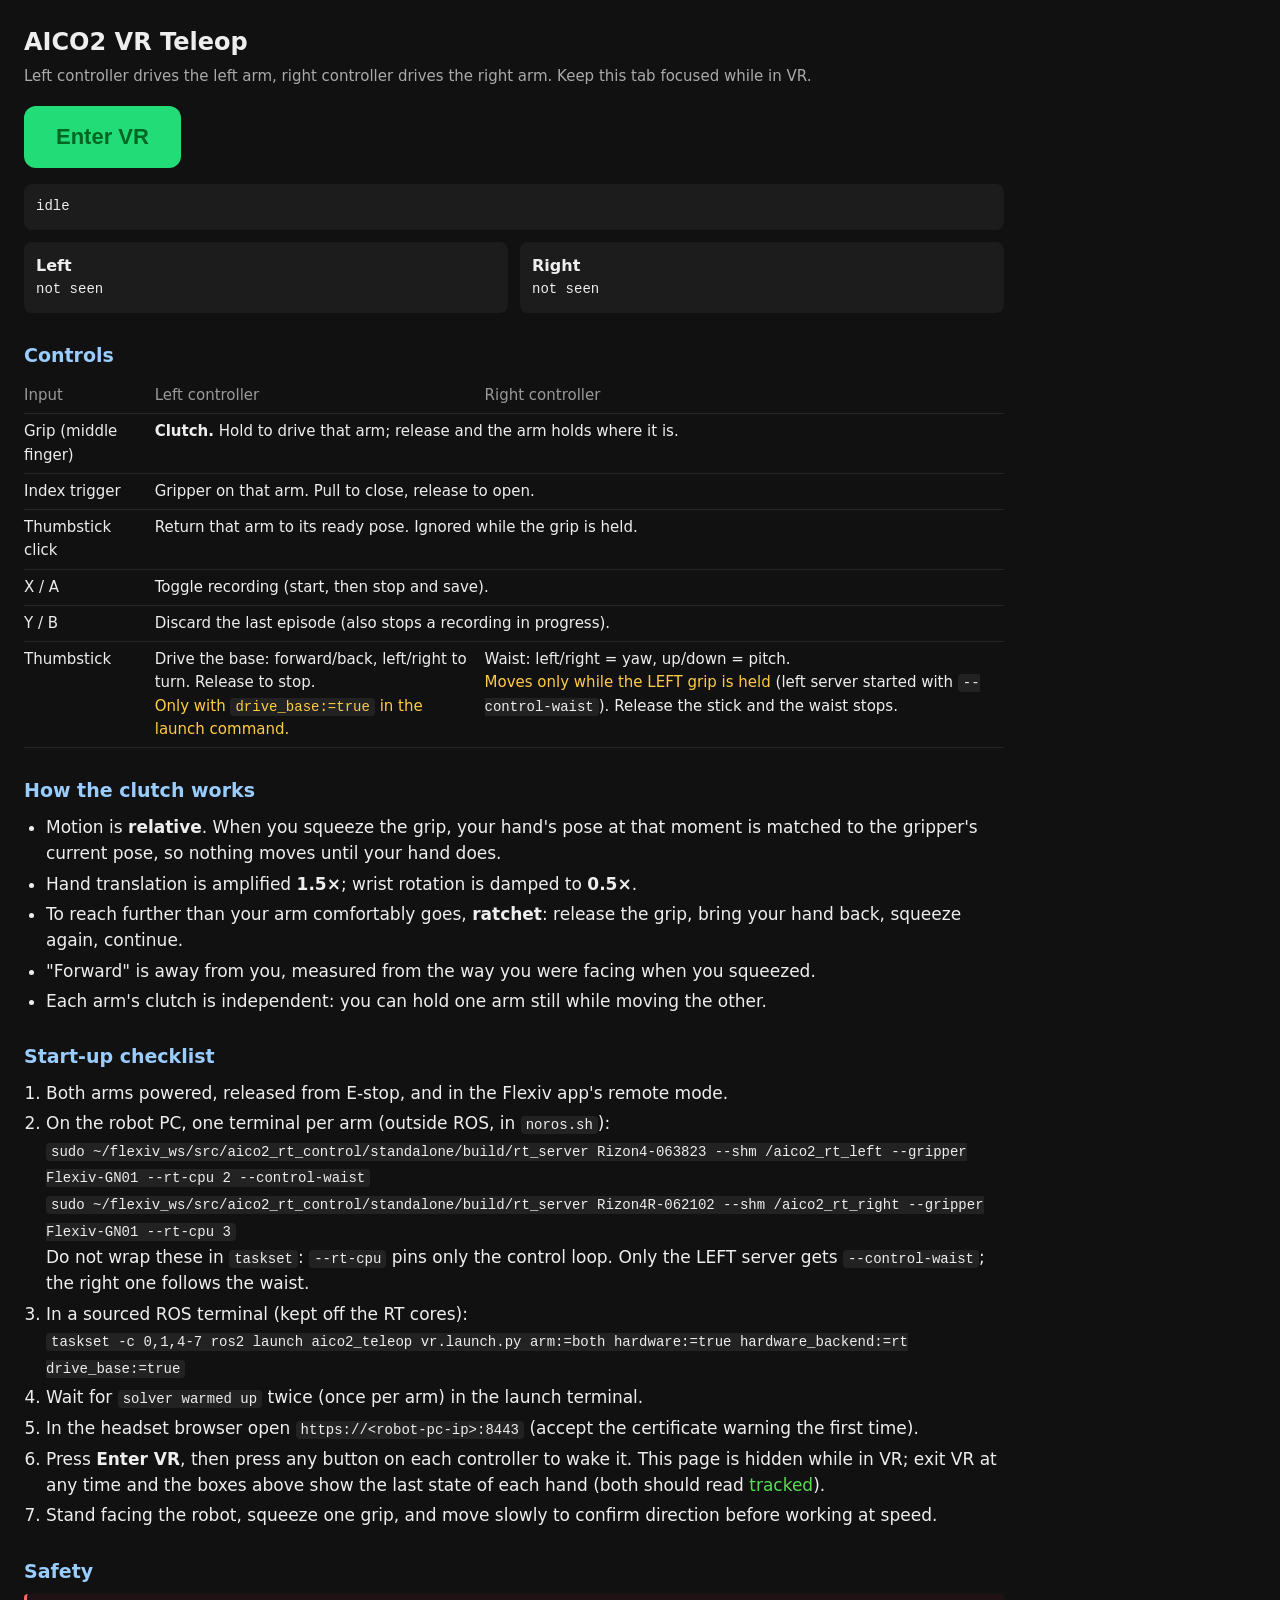
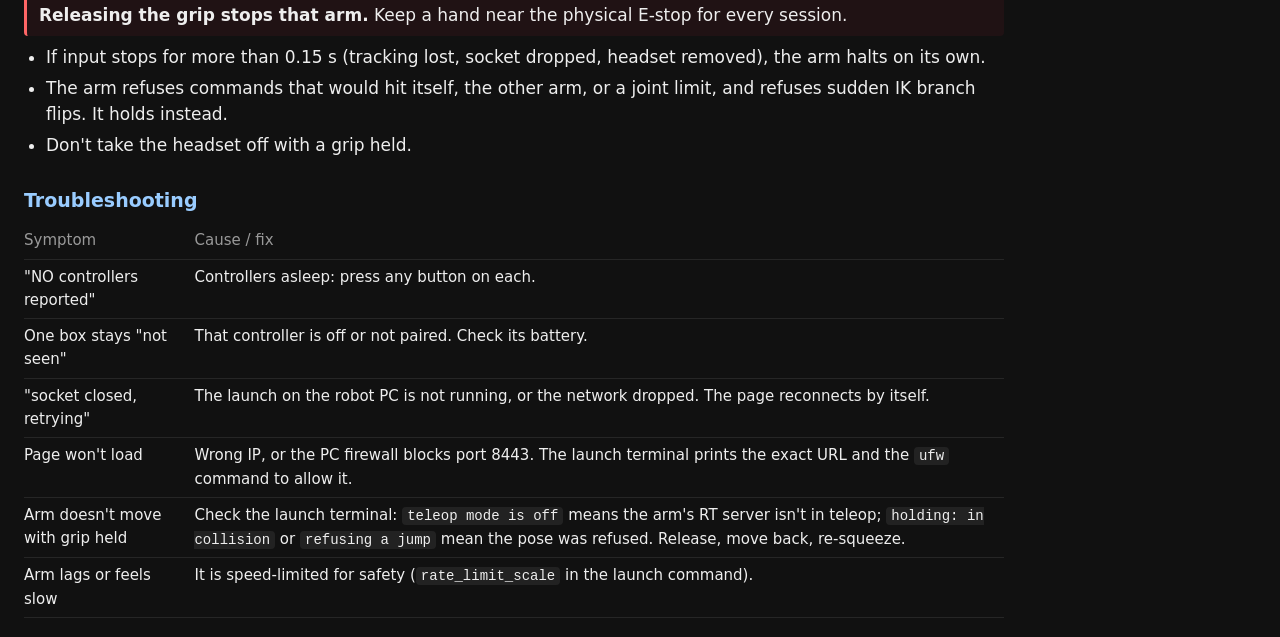
<file: src/aico2_teleop/web/index.html>
<!doctype html>
<meta charset="utf-8">
<meta name="viewport" content="width=device-width,initial-scale=1">
<title>AICO2 VR Teleop</title>
<style>
  :root { color-scheme: dark; }
  body { margin:0; font:17px/1.55 system-ui,sans-serif; background:#111; color:#eee;
         padding:24px; max-width:980px; }
  h1 { font-size:24px; margin:0 0 4px; }
  h2 { font-size:19px; margin:28px 0 8px; color:#9cf; }
  .sub { color:#aaa; font-size:15px; margin-bottom:18px; }
  button { font-size:22px; padding:18px 32px; border:0; border-radius:12px;
           background:#2d7; color:#062; font-weight:600; cursor:pointer; }
  button[disabled] { background:#444; color:#888; }
  #status { margin-top:16px; padding:12px; border-radius:8px; background:#1c1c1c;
            font-family:ui-monospace,monospace; font-size:14px; white-space:pre-wrap; }
  .hands { display:flex; gap:12px; margin-top:12px; }
  .hand { flex:1; padding:12px; border-radius:8px; background:#1c1c1c;
          font-family:ui-monospace,monospace; font-size:14px; white-space:pre; }
  .hand b { font-family:system-ui,sans-serif; font-size:16px; }
  .ok { color:#5d5; } .bad { color:#f66; } .warn { color:#fc4; }
  table { border-collapse:collapse; font-size:15px; width:100%; }
  td,th { text-align:left; padding:6px 12px 6px 0; border-bottom:1px solid #262626;
          vertical-align:top; }
  th { color:#999; font-weight:500; }
  ol, ul { padding-left:22px; margin:6px 0; }
  li { margin:4px 0; }
  code { background:#222; padding:1px 5px; border-radius:4px; font-size:14px; }
  .note { background:#1d1a10; border-left:3px solid #fc4; padding:8px 12px;
          border-radius:4px; margin:8px 0; }
  .stop { background:#201214; border-left:3px solid #f66; padding:8px 12px;
          border-radius:4px; margin:8px 0; }
</style>

<h1>AICO2 VR Teleop</h1>
<div class="sub">Left controller drives the left arm, right controller drives the right arm.
Keep this tab focused while in VR.</div>

<button id="go">Enter VR</button>
<div id="status">idle</div>
<div class="hands">
  <div class="hand" id="hand-left"><b>Left</b>
not seen</div>
  <div class="hand" id="hand-right"><b>Right</b>
not seen</div>
</div>

<h2>Controls</h2>
<table>
  <tr><th>Input</th><th>Left controller</th><th>Right controller</th></tr>
  <tr><td>Grip (middle finger)</td>
      <td colspan="2"><b>Clutch.</b> Hold to drive that arm; release and the arm holds where it is.</td></tr>
  <tr><td>Index trigger</td>
      <td colspan="2">Gripper on that arm. Pull to close, release to open.</td></tr>
  <tr><td>Thumbstick click</td>
      <td colspan="2">Return that arm to its ready pose. Ignored while the grip is held.</td></tr>
  <tr><td>X / A</td><td colspan="2">Toggle recording (start, then stop and save).</td></tr>
  <tr><td>Y / B</td><td colspan="2">Discard the last episode (also stops a recording in progress).</td></tr>
  <tr><td>Thumbstick</td>
      <td>Drive the base: forward/back, left/right to turn. Release to stop.<br>
          <span class="warn">Only with <code>drive_base:=true</code> in the launch command.</span></td>
      <td>Waist: left/right = yaw, up/down = pitch.<br>
          <span class="warn">Moves only while the LEFT grip is held</span> (left server started
          with <code>--control-waist</code>). Release the stick and the waist stops.</td></tr>
</table>

<h2>How the clutch works</h2>
<ul>
  <li>Motion is <b>relative</b>. When you squeeze the grip, your hand's pose at that moment
      is matched to the gripper's current pose, so nothing moves until your hand does.</li>
  <li>Hand translation is amplified <b>1.5&times;</b>; wrist rotation is damped to <b>0.5&times;</b>.</li>
  <li>To reach further than your arm comfortably goes, <b>ratchet</b>: release the grip,
      bring your hand back, squeeze again, continue.</li>
  <li>"Forward" is away from you, measured from the way you were facing when you squeezed.</li>
  <li>Each arm's clutch is independent: you can hold one arm still while moving the other.</li>
</ul>

<h2>Start-up checklist</h2>
<ol>
  <li>Both arms powered, released from E-stop, and in the Flexiv app's remote mode.</li>
  <li>On the robot PC, one terminal per arm (outside ROS, in <code>noros.sh</code>):<br>
      <code>sudo ~/flexiv_ws/src/aico2_rt_control/standalone/build/rt_server Rizon4-063823 --shm /aico2_rt_left --gripper Flexiv-GN01 --rt-cpu 2 --control-waist</code><br>
      <code>sudo ~/flexiv_ws/src/aico2_rt_control/standalone/build/rt_server Rizon4R-062102 --shm /aico2_rt_right --gripper Flexiv-GN01 --rt-cpu 3</code><br>
      Do not wrap these in <code>taskset</code>: <code>--rt-cpu</code> pins only the control loop.
      Only the LEFT server gets <code>--control-waist</code>; the right one follows the waist.</li>
  <li>In a sourced ROS terminal (kept off the RT cores):<br>
      <code>taskset -c 0,1,4-7 ros2 launch aico2_teleop vr.launch.py arm:=both hardware:=true hardware_backend:=rt drive_base:=true</code></li>
  <li>Wait for <code>solver warmed up</code> twice (once per arm) in the launch terminal.</li>
  <li>In the headset browser open <code>https://&lt;robot-pc-ip&gt;:8443</code> (accept the
      certificate warning the first time).</li>
  <li>Press <b>Enter VR</b>, then press any button on each controller to wake it.
      This page is hidden while in VR; exit VR at any time and the boxes above show the
      last state of each hand (both should read <span class="ok">tracked</span>).</li>
  <li>Stand facing the robot, squeeze one grip, and move slowly to confirm direction
      before working at speed.</li>
</ol>

<h2>Safety</h2>
<div class="stop"><b>Releasing the grip stops that arm.</b> Keep a hand near the physical
E-stop for every session.</div>
<ul>
  <li>If input stops for more than 0.15 s (tracking lost, socket dropped, headset removed),
      the arm halts on its own.</li>
  <li>The arm refuses commands that would hit itself, the other arm, or a joint limit,
      and refuses sudden IK branch flips. It holds instead.</li>
  <li>Don't take the headset off with a grip held.</li>
</ul>

<h2>Troubleshooting</h2>
<table>
  <tr><th>Symptom</th><th>Cause / fix</th></tr>
  <tr><td>"NO controllers reported"</td><td>Controllers asleep: press any button on each.</td></tr>
  <tr><td>One box stays "not seen"</td><td>That controller is off or not paired. Check its battery.</td></tr>
  <tr><td>"socket closed, retrying"</td><td>The launch on the robot PC is not running, or the network
      dropped. The page reconnects by itself.</td></tr>
  <tr><td>Page won't load</td><td>Wrong IP, or the PC firewall blocks port 8443. The launch terminal
      prints the exact URL and the <code>ufw</code> command to allow it.</td></tr>
  <tr><td>Arm doesn't move with grip held</td><td>Check the launch terminal: <code>teleop mode is off</code>
      means the arm's RT server isn't in teleop; <code>holding: in collision</code> or
      <code>refusing a jump</code> mean the pose was refused. Release, move back, re-squeeze.</td></tr>
  <tr><td>Arm lags or feels slow</td><td>It is speed-limited for safety
      (<code>rate_limit_scale</code> in the launch command).</td></tr>
</table>

<script>
// Quest controllers report through the WebXR "xr-standard" gamepad mapping.
// These indices are fixed by that profile.
const BTN_TRIGGER = 0;   // index finger
const BTN_SQUEEZE = 1;   // middle finger / grip
const BTN_STICK   = 3;
const BTN_A       = 4;   // A on right, X on left
const BTN_B       = 5;   // B on right, Y on left

const statusEl = document.getElementById('status');
const handEls = { left: document.getElementById('hand-left'),
                  right: document.getElementById('hand-right') };
const goEl = document.getElementById('go');
let ws = null, sent = 0, lastReport = 0;

function show(msg, cls) {
  statusEl.innerHTML = `<span class="${cls || ''}">${msg}</span>`;
}

function showHand(hand, c) {
  const el = handEls[hand];
  const title = `<b>${hand[0].toUpperCase() + hand.slice(1)}</b>\n`;
  if (!c) { el.innerHTML = title + '<span class="warn">not seen</span>'; return; }
  const state = c.valid ? '<span class="ok">tracked</span>' : '<span class="bad">LOST</span>';
  const clutch = c.squeeze >= 0.5 ? '<span class="ok">ENGAGED</span>' : 'released';
  el.innerHTML = title +
    `${state}\nclutch  ${clutch} (${c.squeeze.toFixed(2)})\n` +
    `gripper ${c.trigger.toFixed(2)}\nstick   ${c.sx.toFixed(2)}, ${c.sy.toFixed(2)}`;
}

function connect() {
  // Same host that served this page, so there is only ever one address to get
  // right; wss because a secure page cannot open an insecure socket.
  ws = new WebSocket(`wss://${location.host}/ws`);
  ws.onopen = () => { show('socket connected', 'ok'); };
  ws.onclose = () => {
    show('socket closed, retrying', 'warn');
    // A dropped socket must not end the session. The robot side halts on its
    // own via the watchdog, so reconnecting is always safe.
    setTimeout(connect, 1000);
  };
  ws.onerror = () => { show('socket error', 'bad'); };
  ws.onmessage = (ev) => {
    let m;
    try { m = JSON.parse(ev.data); } catch (e) { return; }
    if (m && m.type === 'haptic') setContact(m);
  };
}

// ---- contact feedback -----------------------------------------------------
// The message is a LEVEL, not a pulse, so the effect is held for as long as
// contact lasts and re-armed on a timer (WebXR pulses are capped). A dropped
// message stops the buzz rather than leaving it running.
let xrSession = null;
let contact = { active: false, intensity: 0 };
let hapticTimer = null;
let audioCtx = null;
let beepOsc = null;

function actuators() {
  const out = [];
  if (!xrSession) return out;
  for (const src of xrSession.inputSources) {
    const gp = src.gamepad;
    if (!gp) continue;
    const list = gp.hapticActuators || [];
    if (list.length) out.push(list[0]);
  }
  return out;
}

function pulse() {
  if (!contact.active) return;
  for (const a of actuators()) {
    try { a.pulse(contact.intensity, 250); } catch (e) { /* no haptics */ }
  }
}

function beep(on) {
  try {
    if (on) {
      if (!audioCtx) audioCtx = new (window.AudioContext ||
                                     window.webkitAudioContext)();
      if (audioCtx.state === 'suspended') audioCtx.resume();
      if (beepOsc) return;
      beepOsc = audioCtx.createOscillator();
      const gain = audioCtx.createGain();
      gain.gain.value = 0.05;
      beepOsc.frequency.value = 440;
      beepOsc.connect(gain).connect(audioCtx.destination);
      beepOsc.start();
    } else if (beepOsc) {
      beepOsc.stop();
      beepOsc.disconnect();
      beepOsc = null;
    }
  } catch (e) { /* audio unavailable */ }
}

function setContact(m) {
  const wasActive = contact.active;
  contact = { active: !!m.active, intensity: Math.max(0, Math.min(1, m.intensity || 0)) };
  if (contact.active && !wasActive) {
    pulse();
    hapticTimer = setInterval(pulse, 200);
    beep(true);
  } else if (!contact.active && wasActive) {
    clearInterval(hapticTimer);
    hapticTimer = null;
    beep(false);
  }
}

function readController(src, frame, refSpace) {
  if (!src.gripSpace || !src.gamepad) return null;
  const pose = frame.getPose(src.gripSpace, refSpace);
  const gp = src.gamepad;
  const btn = i => (gp.buttons[i] ? gp.buttons[i].pressed : false);
  const val = i => (gp.buttons[i] ? gp.buttons[i].value : 0);
  return {
    // A null pose means tracking is lost. Reported honestly rather than held
    // at the last value, so the robot side can tell "unknown" from "still".
    valid: !!pose,
    p: pose ? [pose.transform.position.x, pose.transform.position.y,
               pose.transform.position.z] : [0, 0, 0],
    q: pose ? [pose.transform.orientation.x, pose.transform.orientation.y,
               pose.transform.orientation.z, pose.transform.orientation.w]
            : [0, 0, 0, 1],
    trigger: val(BTN_TRIGGER),
    squeeze: val(BTN_SQUEEZE),
    squeezed: btn(BTN_SQUEEZE),
    a: btn(BTN_A),
    b: btn(BTN_B),
    stick: btn(BTN_STICK),
    sx: gp.axes.length > 2 ? gp.axes[2] : 0,
    sy: gp.axes.length > 3 ? -gp.axes[3] : 0,
  };
}

async function start() {
  if (!navigator.xr) { show('WebXR unavailable. Use the Quest browser over HTTPS.', 'bad'); return; }

  // Passthrough (immersive-ar) so the operator sees the real robot; fall back
  // to immersive-vr on headsets without passthrough.
  let mode = 'immersive-ar';
  if (!(await navigator.xr.isSessionSupported('immersive-ar'))) {
    mode = 'immersive-vr';
    if (!(await navigator.xr.isSessionSupported('immersive-vr'))) {
      show('no immersive session supported here', 'bad');
      return;
    }
  }

  goEl.disabled = true;
  connect();

  // An immersive session MUST have a baseLayer or the headset shows black and
  // produces no usable frames, even though nothing is drawn.
  const canvas = document.createElement('canvas');
  const gl = canvas.getContext('webgl2', { xrCompatible: true, alpha: true })
          || canvas.getContext('webgl',  { xrCompatible: true, alpha: true });
  if (!gl) { show('could not create a WebGL context', 'bad'); goEl.disabled = false; return; }

  const session = await navigator.xr.requestSession(mode, {
    optionalFeatures: ['local-floor'],
  });
  xrSession = session;
  await gl.makeXRCompatible();
  session.updateRenderState({ baseLayer: new XRWebGLLayer(session, gl) });

  let refSpace, spaceName = 'local-floor';
  try { refSpace = await session.requestReferenceSpace('local-floor'); }
  catch (e) { spaceName = 'local'; refSpace = await session.requestReferenceSpace('local'); }

  session.addEventListener('end', () => {
    xrSession = null;
    setContact({ active: false });
    goEl.disabled = false;
    show('session ended', 'warn');
    showHand('left', null); showHand('right', null);
    if (ws) { ws.onclose = null; ws.close(); }
  });

  session.requestAnimationFrame(function onFrame(t, frame) {
    session.requestAnimationFrame(onFrame);

    // Clear to transparent so passthrough shows through.
    const layer = session.renderState.baseLayer;
    if (layer) {
      gl.bindFramebuffer(gl.FRAMEBUFFER, layer.framebuffer);
      gl.clearColor(0, 0, 0, 0);
      gl.clear(gl.COLOR_BUFFER_BIT | gl.DEPTH_BUFFER_BIT);
    }

    if (!ws || ws.readyState !== WebSocket.OPEN) return;

    const controllers = {};
    for (const src of frame.session.inputSources) {
      if (src.handedness !== 'left' && src.handedness !== 'right') continue;
      const c = readController(src, frame, refSpace);
      if (c) controllers[src.handedness] = c;
    }
    if (!Object.keys(controllers).length) {
      if (t - lastReport > 1000) {
        lastReport = t;
        show(`${mode} running, but NO controllers reported.\n` +
             'Wake them with a button press.', 'warn');
      }
      return;
    }

    // t is the headset's own monotonic clock: used only to detect a frozen
    // source, never compared against ROS time.
    ws.send(JSON.stringify({ t, controllers }));
    sent++;

    if (t - lastReport > 250) {
      lastReport = t;
      show(`${mode} / ${spaceName}   frames sent: ${sent}`, 'ok');
      showHand('left', controllers.left);
      showHand('right', controllers.right);
    }
  });
}

goEl.addEventListener('click', () => start().catch(e => show(String(e), 'bad')));
</script>
</file>
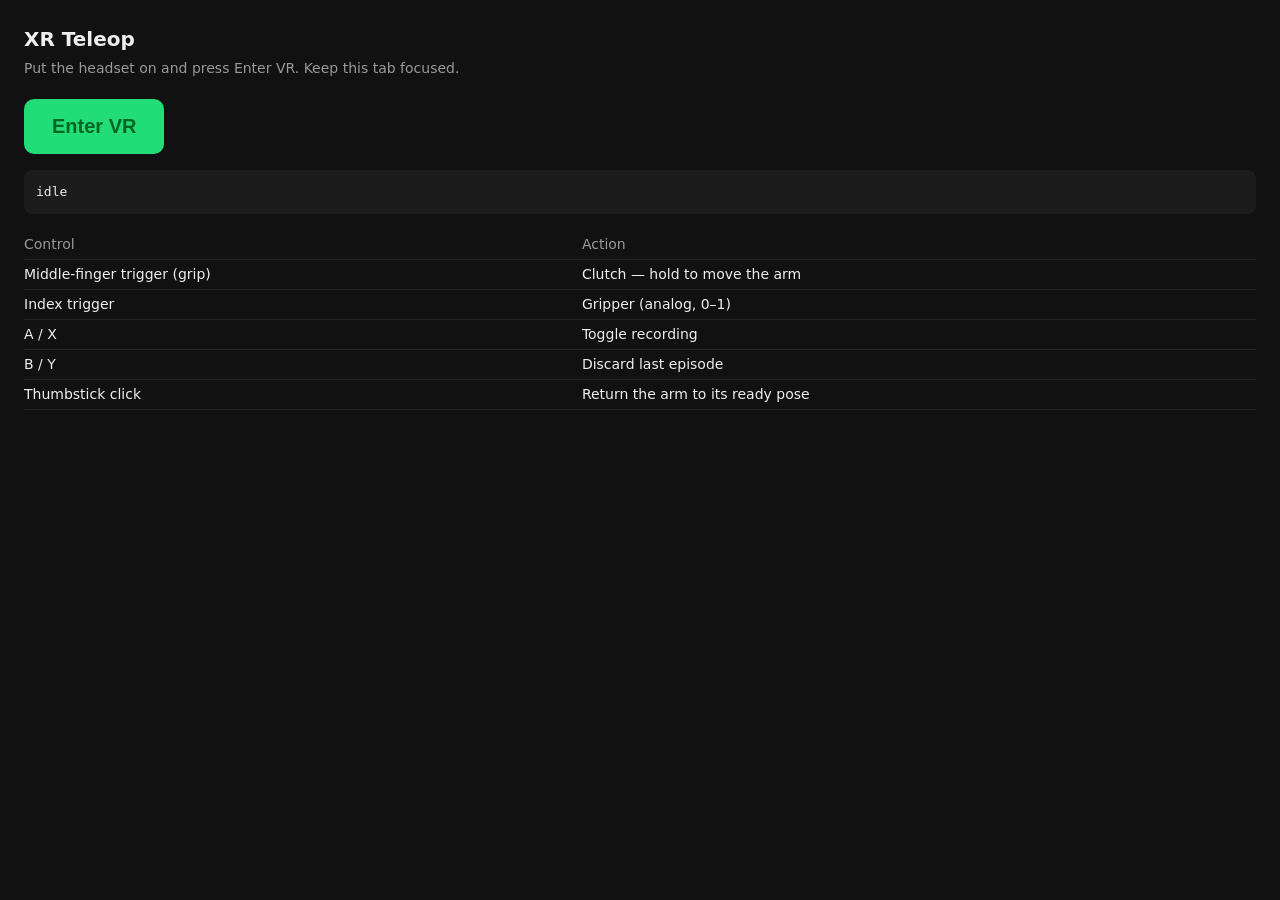
<file: src/moveit-teleop/moveit_teleop_devices/web/index.html>
<!doctype html>
<meta charset="utf-8">
<meta name="viewport" content="width=device-width,initial-scale=1">
<title>XR Teleop</title>
<style>
  :root { color-scheme: dark; }
  body { margin:0; font:16px/1.5 system-ui,sans-serif; background:#111; color:#eee;
         padding:24px; }
  h1 { font-size:20px; margin:0 0 4px; }
  .sub { color:#999; font-size:14px; margin-bottom:20px; }
  button { font-size:20px; padding:16px 28px; border:0; border-radius:10px;
           background:#2d7; color:#062; font-weight:600; cursor:pointer; }
  button[disabled] { background:#444; color:#888; }
  #status { margin-top:16px; padding:12px; border-radius:8px; background:#1c1c1c;
            font-family:ui-monospace,monospace; font-size:13px; white-space:pre-wrap; }
  .ok { color:#5d5; } .bad { color:#f66; } .warn { color:#fc4; }
  table { border-collapse:collapse; margin-top:16px; font-size:14px; width:100%; }
  td,th { text-align:left; padding:4px 10px 4px 0; border-bottom:1px solid #262626; }
  th { color:#999; font-weight:500; }
</style>

<h1>XR Teleop</h1>
<div class="sub">Put the headset on and press Enter VR. Keep this tab focused.</div>

<button id="go">Enter VR</button>
<div id="status">idle</div>

<table>
  <tr><th>Control</th><th>Action</th></tr>
  <tr><td>Middle-finger trigger (grip)</td><td>Clutch &mdash; hold to move the arm</td></tr>
  <tr><td>Index trigger</td><td>Gripper (analog, 0&ndash;1)</td></tr>
  <tr><td>A / X</td><td>Toggle recording</td></tr>
  <tr><td>B / Y</td><td>Discard last episode</td></tr>
  <tr><td>Thumbstick click</td><td>Return the arm to its ready pose</td></tr>
</table>

<script>
// Quest controllers report through the WebXR "xr-standard" gamepad mapping.
// These indices are fixed by that profile.
const BTN_TRIGGER = 0;   // index finger
const BTN_SQUEEZE = 1;   // middle finger / grip
const BTN_STICK   = 3;
const BTN_A       = 4;   // A on right, X on left
const BTN_B       = 5;   // B on right, Y on left

const statusEl = document.getElementById('status');
const goEl = document.getElementById('go');
let ws = null, sent = 0, lastReport = 0, wsState = 'closed';

function show(msg, cls) {
  statusEl.innerHTML = `<span class="${cls || ''}">${msg}</span>`;
}

function connect() {
  // Same host that served this page, so there is only ever one address to get
  // right; wss because a secure page cannot open an insecure socket.
  ws = new WebSocket(`wss://${location.host}/ws`);
  ws.onopen = () => { wsState = 'open'; show('socket connected', 'ok'); };
  ws.onclose = () => {
    wsState = 'closed';
    show('socket closed, retrying', 'warn');
    // Reconnect: a dropped socket must not end the session. The robot side
    // halts on its own via the watchdog, so reconnecting is always safe.
    setTimeout(connect, 1000);
  };
  ws.onerror = () => { show('socket error', 'bad'); };
  ws.onmessage = (ev) => {
    // The only traffic that flows DOWN to the headset.
    let m;
    try { m = JSON.parse(ev.data); } catch (e) { return; }
    if (m && m.type === 'haptic') setContact(m);
  };
}

// ---- contact feedback -----------------------------------------------------
// Driving a tool along a surface you cannot feel is the hard part of this: the
// arm is sliding on a virtual wall and your hand is somewhere below it, with
// nothing to tell you so.
//
// The message is a LEVEL, not a pulse, so this holds the effect for as long as
// contact lasts. WebXR haptic pulses are capped at a few seconds, so a
// continuous rumble has to be re-armed on a timer -- but the timer is driven
// by state we already have, so a dropped message stops the buzz rather than
// leaving it running.
let xrSession = null;
let contact = { active: false, intensity: 0 };
let hapticTimer = null;
let audioCtx = null;
let beepOsc = null;

function actuators() {
  const out = [];
  if (!xrSession) return out;
  for (const src of xrSession.inputSources) {
    const gp = src.gamepad;
    if (!gp) continue;
    // hapticActuators is the WebXR gamepad extension; Quest controllers
    // expose exactly one. Absent on hand tracking and on some browsers, so
    // never assume it is there.
    const list = gp.hapticActuators || [];
    if (list.length) out.push(list[0]);
  }
  return out;
}

function pulse() {
  if (!contact.active) return;
  for (const a of actuators()) {
    // Re-armed every 200 ms while contact lasts. Asking for slightly longer
    // than the interval avoids an audible gap between pulses.
    try { a.pulse(contact.intensity, 250); } catch (e) { /* no haptics */ }
  }
}

function beep(on) {
  // A tone as well as a buzz: hand tracking and some browsers have no haptics
  // at all, and a headset speaker always works.
  try {
    if (on) {
      if (!audioCtx) audioCtx = new (window.AudioContext ||
                                     window.webkitAudioContext)();
      if (audioCtx.state === 'suspended') audioCtx.resume();
      if (beepOsc) return;
      beepOsc = audioCtx.createOscillator();
      const gain = audioCtx.createGain();
      gain.gain.value = 0.05;          // audible, not startling
      beepOsc.frequency.value = 440;
      beepOsc.connect(gain).connect(audioCtx.destination);
      beepOsc.start();
    } else if (beepOsc) {
      beepOsc.stop();
      beepOsc.disconnect();
      beepOsc = null;
    }
  } catch (e) { /* audio unavailable */ }
}

function setContact(m) {
  const wasActive = contact.active;
  contact = { active: !!m.active, intensity: Math.max(0, Math.min(1, m.intensity || 0)) };
  if (contact.active && !wasActive) {
    pulse();
    hapticTimer = setInterval(pulse, 200);
    beep(true);
  } else if (!contact.active && wasActive) {
    clearInterval(hapticTimer);
    hapticTimer = null;
    beep(false);
  }
}

function readController(src, frame, refSpace) {
  if (!src.gripSpace || !src.gamepad) return null;
  const pose = frame.getPose(src.gripSpace, refSpace);
  const gp = src.gamepad;
  const btn = i => (gp.buttons[i] ? gp.buttons[i].pressed : false);
  const val = i => (gp.buttons[i] ? gp.buttons[i].value : 0);
  return {
    // A null pose means tracking is lost. Reported honestly rather than
    // held at the last value: the robot side must be able to tell "I don't
    // know where the hand is" from "the hand is still".
    valid: !!pose,
    p: pose ? [pose.transform.position.x, pose.transform.position.y,
               pose.transform.position.z] : [0, 0, 0],
    q: pose ? [pose.transform.orientation.x, pose.transform.orientation.y,
               pose.transform.orientation.z, pose.transform.orientation.w]
            : [0, 0, 0, 1],
    trigger: val(BTN_TRIGGER),
    squeeze: val(BTN_SQUEEZE),
    squeezed: btn(BTN_SQUEEZE),
    a: btn(BTN_A),
    b: btn(BTN_B),
    stick: btn(BTN_STICK),
    sx: gp.axes.length > 2 ? gp.axes[2] : 0,
    sy: gp.axes.length > 3 ? -gp.axes[3] : 0,
  };
}

async function start() {
  if (!navigator.xr) { show('WebXR unavailable. Use the Quest browser over HTTPS.', 'bad'); return; }

  // Passthrough (immersive-ar) is the right mode for driving a real arm: the
  // operator needs to see the actual robot in front of them, not an empty
  // rendered room. Fall back to immersive-vr on headsets without passthrough.
  let mode = 'immersive-ar';
  if (!(await navigator.xr.isSessionSupported('immersive-ar'))) {
    mode = 'immersive-vr';
    if (!(await navigator.xr.isSessionSupported('immersive-vr'))) {
      show('no immersive session supported here', 'bad');
      return;
    }
  }

  goEl.disabled = true;
  connect();

  // An immersive session MUST have a baseLayer or the compositor presents
  // nothing: the headset shows black and no usable frames are produced. This
  // is required even when the app draws no content of its own, as here.
  const canvas = document.createElement('canvas');
  const gl = canvas.getContext('webgl2', { xrCompatible: true, alpha: true })
          || canvas.getContext('webgl',  { xrCompatible: true, alpha: true });
  if (!gl) { show('could not create a WebGL context', 'bad'); goEl.disabled = false; return; }

  const session = await navigator.xr.requestSession(mode, {
    optionalFeatures: ['local-floor'],
  });
  // Module-scoped as well: haptic feedback arrives on the socket, which
  // is outside this function and needs the session's input sources.
  xrSession = session;
  await gl.makeXRCompatible();
  session.updateRenderState({ baseLayer: new XRWebGLLayer(session, gl) });

  // local-floor puts the origin on the floor with Y up, which is a stable,
  // reproducible datum. 'local' drifts with wherever the headset woke up.
  let refSpace, spaceName = 'local-floor';
  try { refSpace = await session.requestReferenceSpace('local-floor'); }
  catch (e) { spaceName = 'local'; refSpace = await session.requestReferenceSpace('local'); }

  session.addEventListener('end', () => {
    xrSession = null;
    setContact({ active: false });   // never leave the controller buzzing
    goEl.disabled = false;
    show('session ended', 'warn');
    if (ws) { ws.onclose = null; ws.close(); }
  });

  session.requestAnimationFrame(function onFrame(t, frame) {
    session.requestAnimationFrame(onFrame);

    // Clear to fully transparent so passthrough shows through. Skipping this
    // leaves whatever was last in the buffer, which reads as a frozen image.
    const layer = session.renderState.baseLayer;
    if (layer) {
      gl.bindFramebuffer(gl.FRAMEBUFFER, layer.framebuffer);
      gl.clearColor(0, 0, 0, 0);
      gl.clear(gl.COLOR_BUFFER_BIT | gl.DEPTH_BUFFER_BIT);
    }

    if (!ws || ws.readyState !== WebSocket.OPEN) return;

    const controllers = {};
    for (const src of frame.session.inputSources) {
      if (src.handedness !== 'left' && src.handedness !== 'right') continue;
      const c = readController(src, frame, refSpace);
      if (c) controllers[src.handedness] = c;
    }
    if (!Object.keys(controllers).length) {
      if (t - lastReport > 1000) {
        lastReport = t;
        show(`${mode} running, but NO controllers reported.\n` +
             'Wake them with a button press.', 'warn');
      }
      return;
    }

    // t is the XRFrame timestamp: monotonic in the HEADSET's clock. The robot
    // side uses it only to detect a frozen source, never to compute latency
    // against ROS time -- the two clocks are unrelated.
    ws.send(JSON.stringify({ t, controllers }));
    sent++;

    if (t - lastReport > 500) {
      lastReport = t;
      const lines = Object.entries(controllers).map(([h, c]) =>
        `${h}: clutch=${c.squeeze.toFixed(2)} grip=${c.trigger.toFixed(2)} ` +
        `stick=${c.sx.toFixed(2)},${c.sy.toFixed(2)} ${c.valid ? 'tracked' : 'LOST'}`);
      show(`${mode} / ${spaceName}\nframes sent: ${sent}\n${lines.join('\n')}`, 'ok');
    }
  });
}

goEl.addEventListener('click', () => start().catch(e => show(String(e), 'bad')));
</script>
</file>
